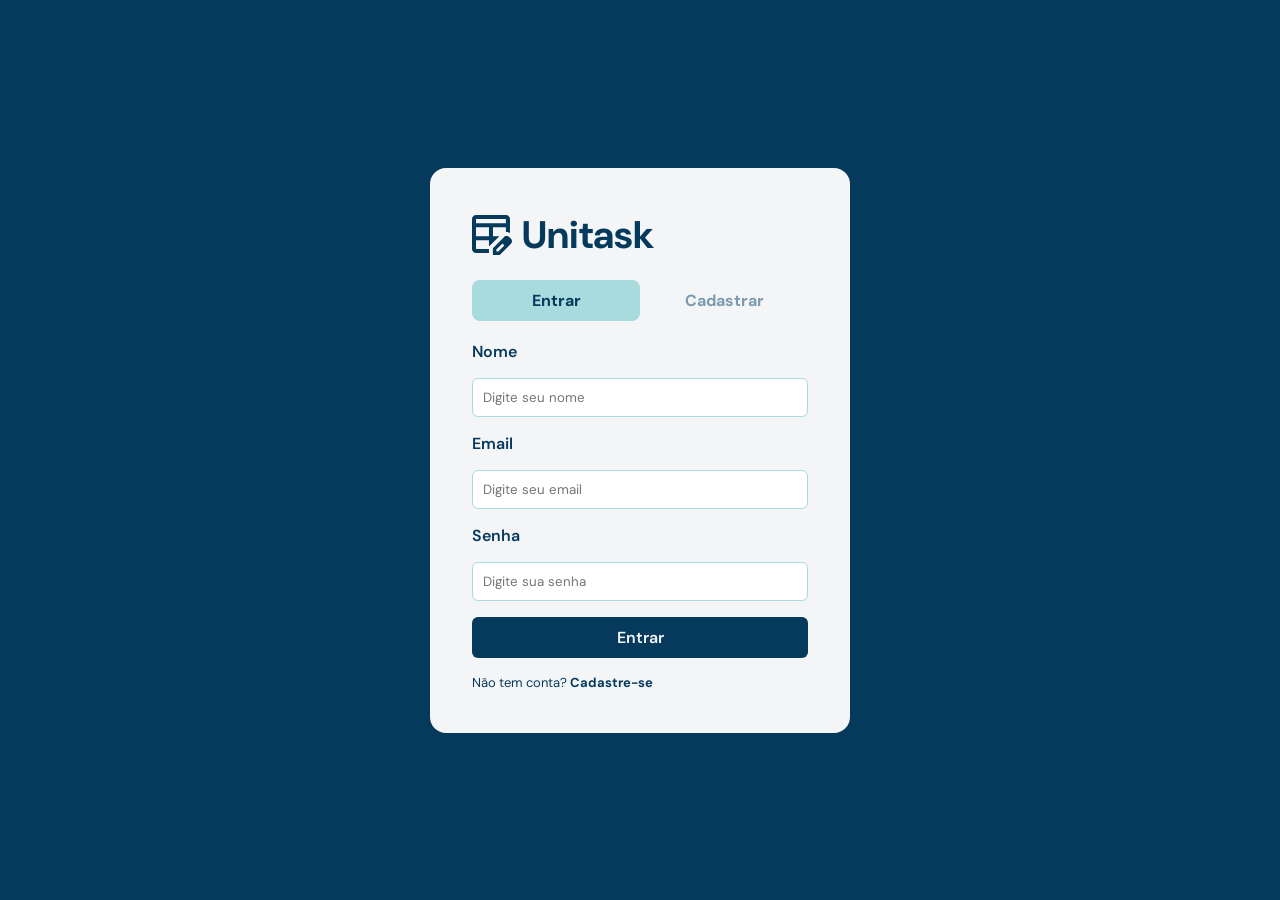
<file: index.html>
<!DOCTYPE html>
<html lang="pt-br">
<head>
    <meta charset="UTF-8">
    <meta name="viewport" content="width=device-width, initial-scale=1.0">
    <link rel="preconnect" href="https://fonts.googleapis.com">
    <link rel="preconnect" href="https://fonts.gstatic.com" crossorigin>
    <link href="https://fonts.googleapis.com/css2?family=DM+Sans:ital,opsz,wght@0,9..40,100..1000;1,9..40,100..1000&family=Poppins:ital,wght@0,100;0,200;0,300;0,400;0,500;0,600;0,700;0,800;0,900;1,100;1,200;1,300;1,400;1,500;1,600;1,700;1,800;1,900&display=swap" rel="stylesheet">
    <link rel="icon" type="image/svg+xml" href="assets/icons/logo.svg">
    <title>Unitask</title>
    <link rel="stylesheet" href="css/style.css">
</head>
<body>

    <main class="container">
        <section class="card-login">
            <div class="cabecalho">
                <img src="assets/icons/logo.svg" alt="Logo do Unitask"> 
                <h1>Unitask</h1>
            </div>

            <div class="tabs">
                <button class="tab ativo" onclick="mostrarAba('entrar')"><strong>Entrar</strong></button>
                <button class="tab" onclick="mostrarAba('cadastrar')"><strong>Cadastrar</strong></button>
            </div>

            <form id="form-login" class="form-login">
                <label for="nome">Nome</label>
                <input type="text" id="nome" placeholder="Digite seu nome" required>

                <label for="email">Email</label>
                <input type="email" id="email" placeholder="Digite seu email" required>

                <label for="senha">Senha</label>
                <input type="password" id="senha" placeholder="Digite sua senha" required>

                <button type="submit" id="btnEntrar">Entrar</button>

                <p class="text-cadastro">Não tem conta? <a onclick="mostrarAba('cadastrar')"><strong>Cadastre-se</strong></a></p>
            </form>

            <form id="form-cadastro" class="form-cadastro escondido">
                <label for="novo-nome">Nome</label>
                <input type="text" id="nome-cadastro" placeholder="Digite seu nome" required>

                <label for="curso">Curso</label>
                <input type="text" id="curso-cadastro" placeholder="Digite seu curso" required>

                <label for="novo-email">Email</label>
                <input type="email" id="email-cadastro" placeholder="Digite seu email" required>

                <label for="senha">Senha</label>
                <input type="password" id="senha-cadastro" placeholder="Digite sua senha" required>

                <button type="submit" id="btnEntrar">Cadastrar</button>

                <p class="text-login">Já tem conta? <a onclick="mostrarAba('entrar')"><strong>Fazer login</strong></a></p>
            </form>
            
        </section>
    </main>
    <script src="js/script.js"></script>

</body>
</html>
</file>
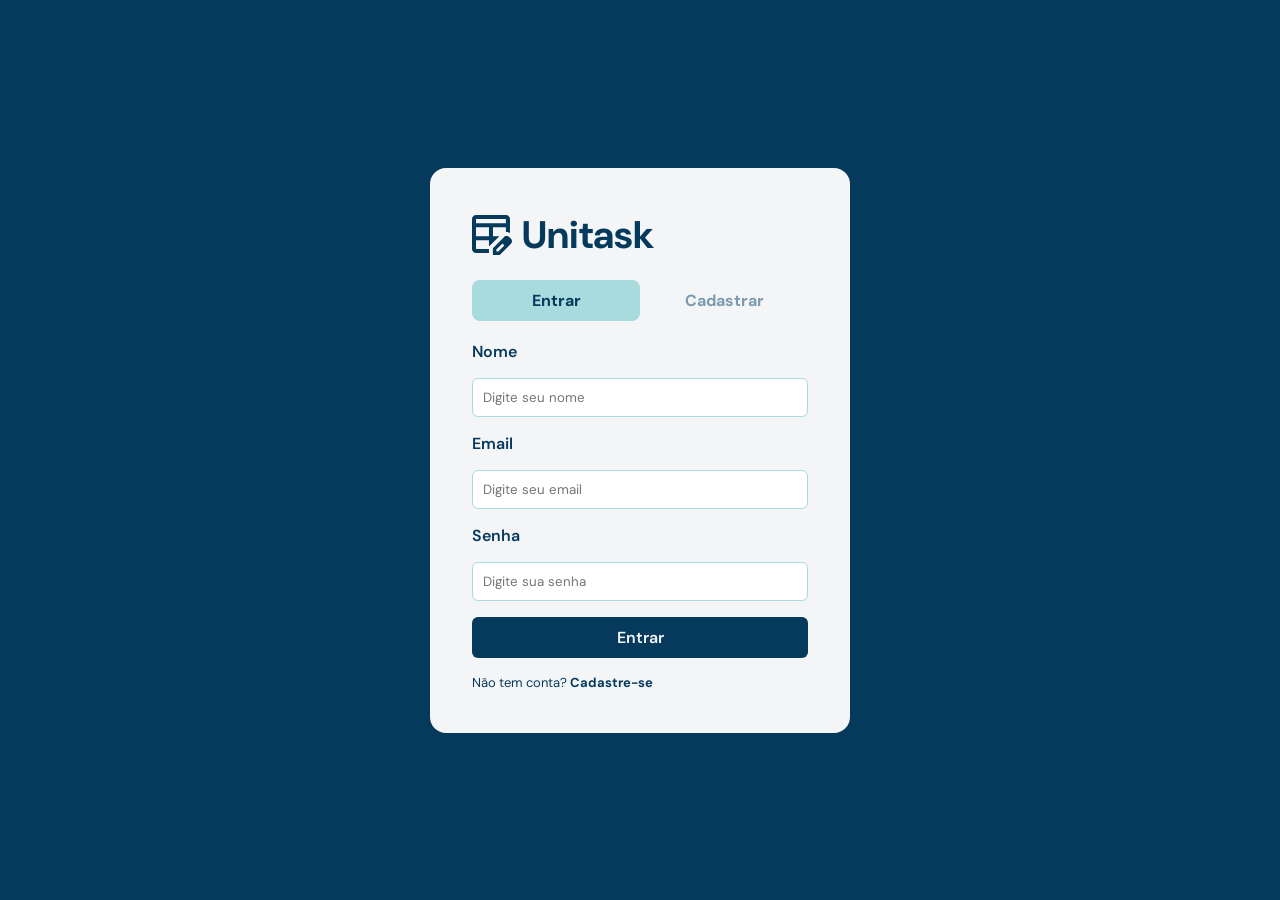
<file: view/index.html>
<!DOCTYPE html>
<html lang="pt-br">
<head>
    <meta charset="UTF-8">
    <meta name="viewport" content="width=device-width, initial-scale=1.0">
    <link rel="preconnect" href="https://fonts.googleapis.com">
    <link rel="preconnect" href="https://fonts.gstatic.com" crossorigin>
    <link href="https://fonts.googleapis.com/css2?family=DM+Sans:ital,opsz,wght@0,9..40,100..1000;1,9..40,100..1000&family=Poppins:ital,wght@0,100;0,200;0,300;0,400;0,500;0,600;0,700;0,800;0,900;1,100;1,200;1,300;1,400;1,500;1,600;1,700;1,800;1,900&display=swap" rel="stylesheet">
    <link rel="icon" type="image/svg+xml" href="../assets/icons/logo.svg">
    <title>Unitask</title>
    <link rel="stylesheet" href="../css/style.css">
</head>
<body>

    <main class="container">
        <section class="card-login">
            <div class="cabecalho">
                <img src="../assets/icons/logo.svg" alt="Logo do Unitask"> 
                <h1>Unitask</h1>
            </div>

            <div class="tabs">
                <button class="tab ativo" onclick="mostrarAba('entrar')"><strong>Entrar</strong></button>
                <button class="tab" onclick="mostrarAba('cadastrar')"><strong>Cadastrar</strong></button>
            </div>

            <form id="form-login" class="form-login">
                <label for="nome">Nome</label>
                <input type="text" id="nome" placeholder="Digite seu nome" required>

                <label for="email">Email</label>
                <input type="email" id="email" placeholder="Digite seu email" required>

                <label for="senha">Senha</label>
                <input type="password" id="senha" placeholder="Digite sua senha" required>

                <button type="submit" id="btnEntrar">Entrar</button>

                <p class="text-cadastro">Não tem conta? <a onclick="mostrarAba('cadastrar')"><strong>Cadastre-se</strong></a></p>
            </form>

            <form id="form-cadastro" class="form-cadastro escondido">
                <label for="novo-nome">Nome</label>
                <input type="text" id="nome-cadastro" placeholder="Digite seu nome" required>

                <label for="curso">Curso</label>
                <input type="text" id="curso-cadastro" placeholder="Digite seu curso" required>

                <label for="novo-email">Email</label>
                <input type="email" id="email-cadastro" placeholder="Digite seu email" required>

                <label for="senha">Senha</label>
                <input type="password" id="senha-cadastro" placeholder="Digite sua senha" required>

                <button type="submit" id="btnEntrar">Cadastrar</button>

                <p class="text-login">Já tem conta? <a onclick="mostrarAba('entrar')"><strong>Fazer login</strong></a></p>
            </form>
            
        </section>
    </main>
    <script src="../js/script.js"></script>

</body>
</html>
</file>
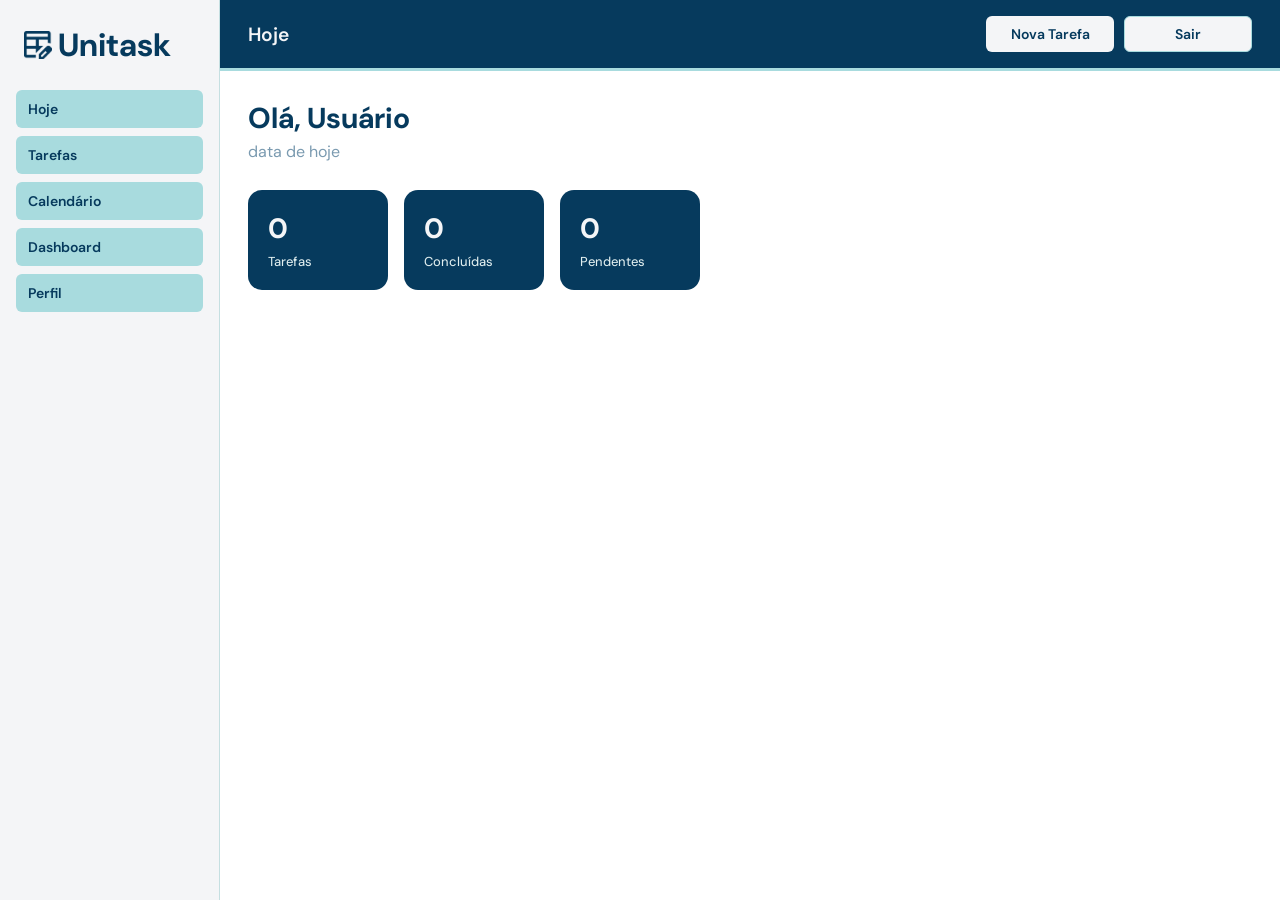
<file: home.html>
<!DOCTYPE html>
<html lang="en">
<head>
    <meta charset="UTF-8">
    <meta name="viewport" content="width=device-width, initial-scale=1.0">
    <title>Unitask | Home</title>
    <link rel="preconnect" href="https://fonts.googleapis.com">
    <link rel="preconnect" href="https://fonts.gstatic.com" crossorigin>
    <link href="https://fonts.googleapis.com/css2?family=DM+Sans:ital,opsz,wght@0,9..40,100..1000;1,9..40,100..1000&family=Poppins:ital,wght@0,100;0,200;0,300;0,400;0,500;0,600;0,700;0,800;0,900;1,100;1,200;1,300;1,400;1,500;1,600;1,700;1,800;1,900&display=swap" rel="stylesheet">
    <link rel="icon" type="image/svg+xml" href="assets/icons/logo.svg">
    <title>Unitask</title>
    <link rel="stylesheet" href="css/home.css">
</head>
<body>
  <div class="layout">

    <aside id="menu-lateral">
      <div class="menu-titulo">
        <img src="assets/icons/logo.png" alt="Unitask Logo">
        <h1>Unitask</h1>
      </div>
      <div class="menu-btn">
        <button class="btn-hoje">Hoje</button>
        <button class="btn-tarefas">Tarefas</button>
        <button class="btn-calendario">Calendário</button>
        <button class="btn-dashboard">Dashboard</button>
        <button class="btn-perfil">Perfil</button>
      </div>
    </aside>

    <main>
      <header>
        <span>Hoje</span>
        <div>
          <button id="btnNovaTarefa" class="btn-nova-tarefa">Nova Tarefa</button>
          <button id="btnSair">Sair</button>
        </div>
      </header>

      <div class="texto-principal">
        <h1>Olá, <span id="nomeUsuario">Usuário</span></h1>
        <p id="homeData">data de hoje</p>
      </div>

      <div class="container-cards">
        <div class="card">
          <span id="qtdTarefas">0</span>
          <p>Tarefas</p>
        </div>
        <div class="card">
          <span id="qtdConcluidas">0</span>
          <p>Concluídas</p>
        </div>
        <div class="card">
          <span id="qtdPendentes">0</span>
          <p>Pendentes</p>
        </div>
      </div>
    </main>

  </div>
  <script src="js/script.js"></script>
  <script src="js/home.js"></script>
</body>
</html>
</file>
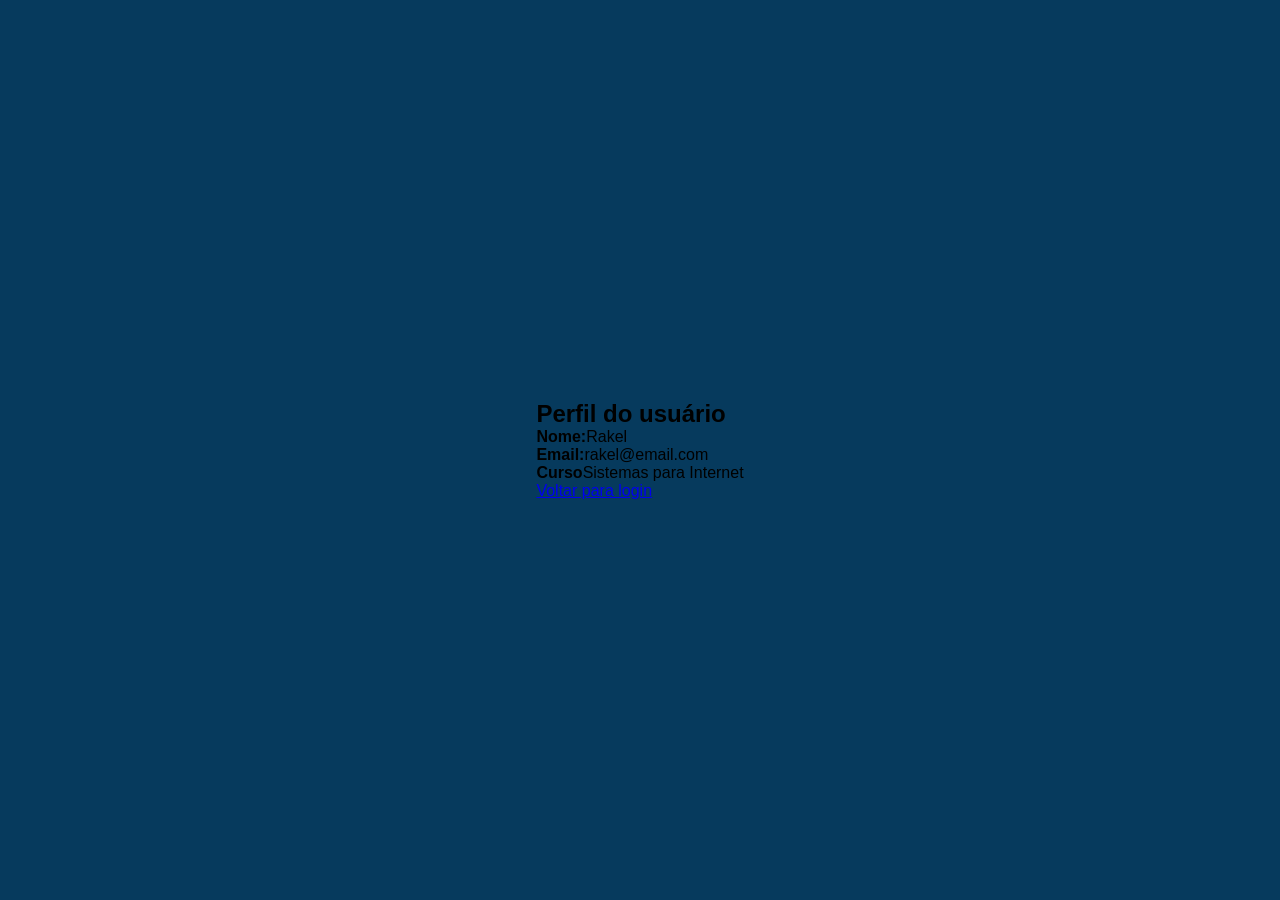
<file: perfil.html>
<!DOCTYPE html>
<html lang="pt-br">
<head>
    <meta charset="UTF-8">
    <meta name="viewport" content="width=device-width, initial-scale=1.0">
    <title>Unistas - Perfil</title>
    <link rel="stylesheet" href="css/style.css">
</head>
<body>
    <main class="container">
        <section class="card-perfil">
            <h1>Perfil do usuário</h1>

            <div class="info-usuario">
                <p><strong>Nome:</strong><span id="nome-perfil">Rakel</span></p>
                <p><strong>Email:</strong>rakel@email.com</p>
                <p><strong>Curso</strong>Sistemas para Internet</p>
            
            </div>
            <a href="index.html">Voltar para login</a>
        </section>
    </main>
    
</body>
</html>
</file>
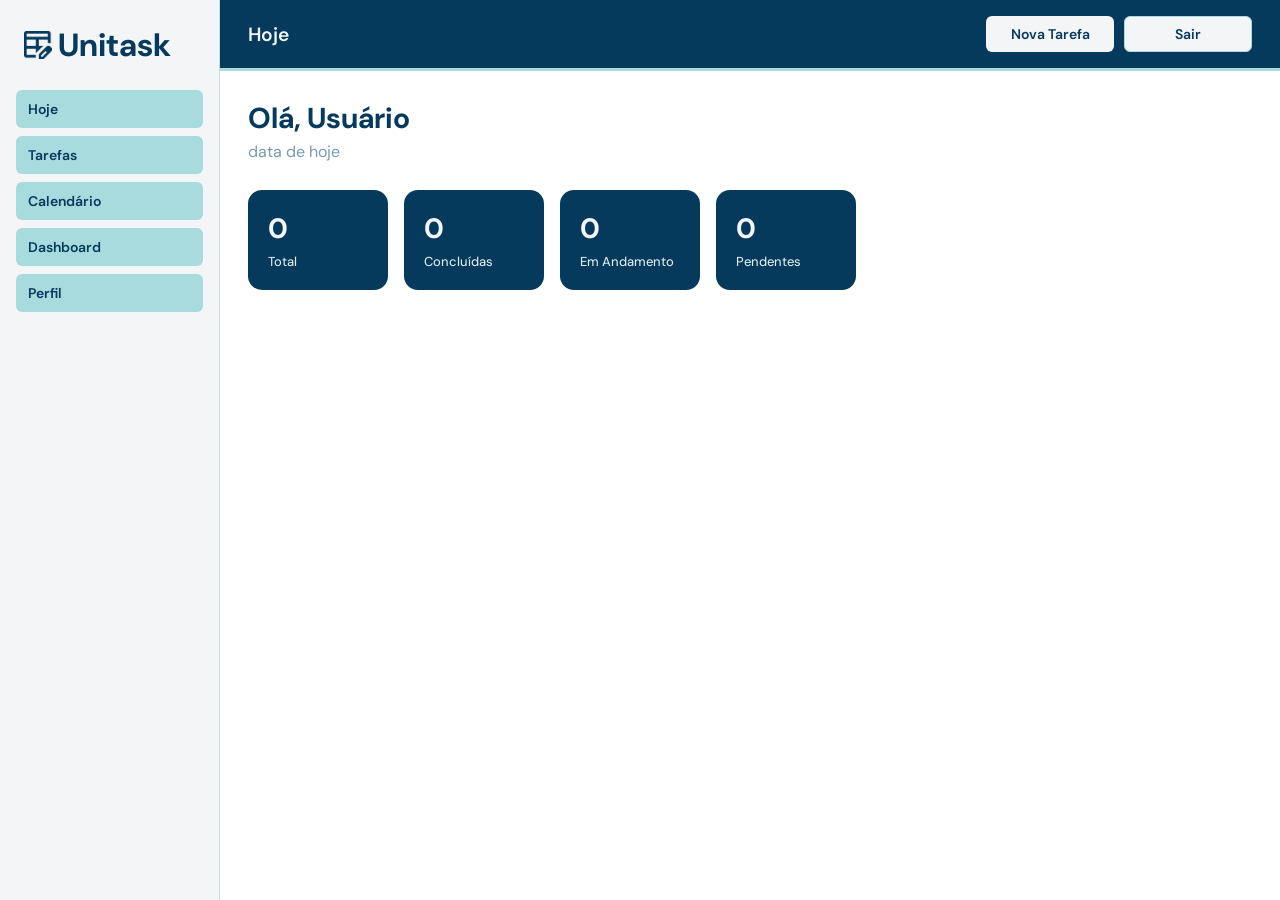
<file: view/home.html>
<!DOCTYPE html>
<html lang="en">
<head>
    <meta charset="UTF-8">
    <meta name="viewport" content="width=device-width, initial-scale=1.0">
    <title>Unitask | Home</title>
    <link rel="preconnect" href="https://fonts.googleapis.com">
    <link rel="preconnect" href="https://fonts.gstatic.com" crossorigin>
    <link href="https://fonts.googleapis.com/css2?family=DM+Sans:ital,opsz,wght@0,9..40,100..1000;1,9..40,100..1000&family=Poppins:ital,wght@0,100;0,200;0,300;0,400;0,500;0,600;0,700;0,800;0,900;1,100;1,200;1,300;1,400;1,500;1,600;1,700;1,800;1,900&display=swap" rel="stylesheet">
    <link rel="icon" type="image/svg+xml" href="../assets/icons/logo.svg">
    <title>Unitask</title>
    <link rel="stylesheet" href="../css/home.css">
</head>
<body>
  <div class="layout">

    <aside id="menu-lateral">
      <div class="menu-titulo">
        <img src="../assets/icons/logo.png" alt="Unitask Logo">
        <h1>Unitask</h1>
      </div>
      <div class="menu-btn">
        <button class="btn-hoje" id="btnHoje">Hoje</button>
        <button class="btn-tarefas" id="btnTarefas">Tarefas</button>
        <button class="btn-calendario" id="btnCalendario">Calendário</button>
        <button class="btn-dashboard" id="btnDashboard">Dashboard</button>
        <button class="btn-perfil" id="btnPerfil">Perfil</button>
      </div>
    </aside>

    <main>  
      <header>
        <span>Hoje</span>
        <div>
          <button id="btnNovaTarefa" class="btn-nova-tarefa">Nova Tarefa</button>
          <button id="btnSair">Sair</button>
        </div>
      </header>

      <div class="texto-principal">
        <h1>Olá, <span id="nomeUsuario">Usuário</span></h1>
        <p id="homeData">data de hoje</p>
      </div>

      <div class="container-cards">
        <div class="card">
          <span id="qtdTotal">0</span>
          <p>Total</p>
        </div>
        <div class="card">
          <span id="qtdConcluidas">0</span>
          <p>Concluídas</p>
        </div>
        <div class="card">
          <span id="qtdAndamento">0</span>
          <p>Em Andamento</p>
        </div>
        <div class="card">
          <span id="qtdPendentes">0</span>
          <p>Pendentes</p>
        </div>
      </div>
    </main>

  </div>
  <script src="../js/script.js"></script>
  <script src="../js/home.js"></script>
</body>
</html>
</file>
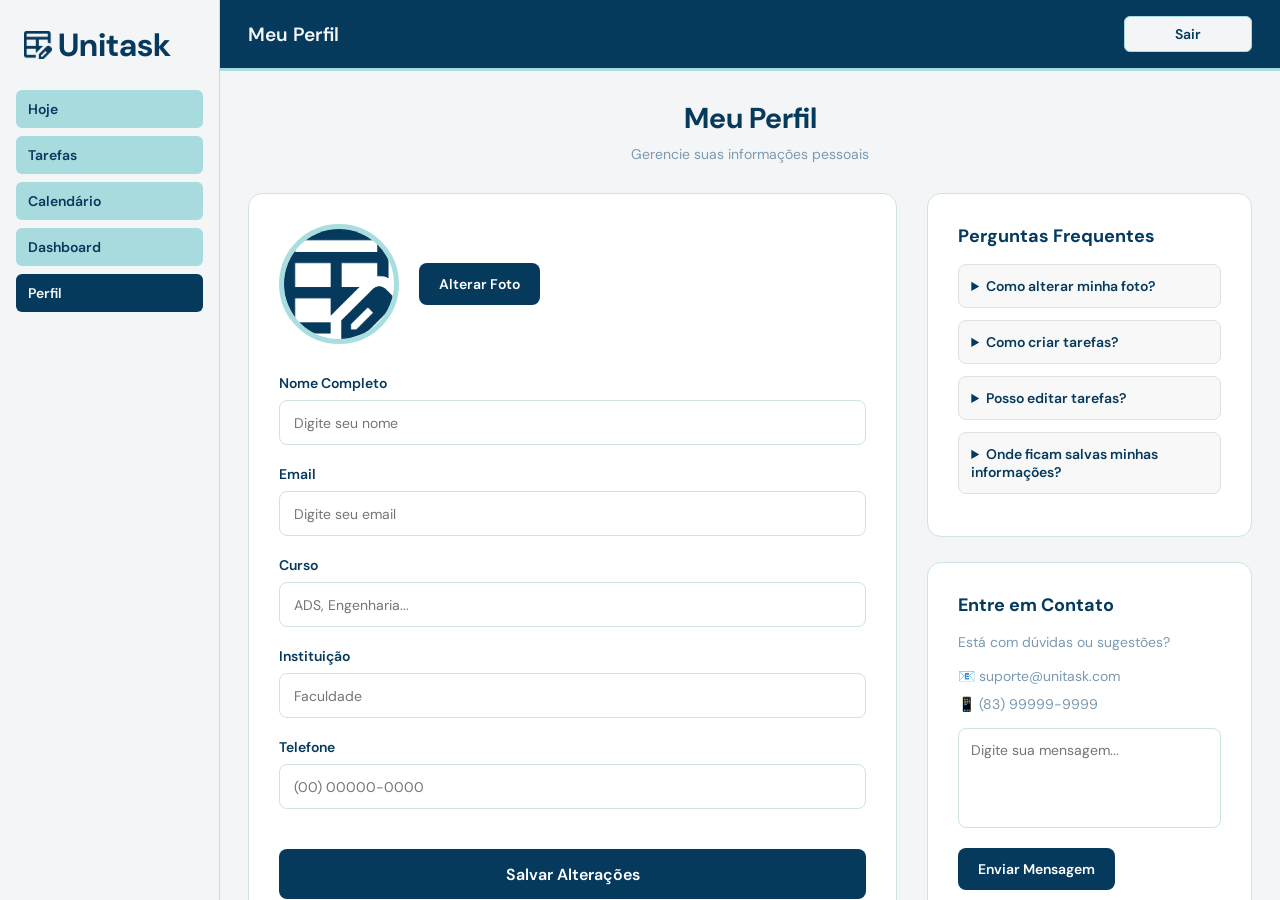
<file: view/perfil.html>
<!DOCTYPE html>
<html lang="pt-BR">
<head>
    <meta charset="UTF-8">
    <meta name="viewport" content="width=device-width, initial-scale=1.0">
    <title>Unitask | Perfil</title>
    <link rel="preconnect" href="https://fonts.googleapis.com">
    <link rel="preconnect" href="https://fonts.gstatic.com" crossorigin>
    <link href="https://fonts.googleapis.com/css2?family=DM+Sans:ital,opsz,wght@0,9..40,100..1000;1,9..40,100..1000&family=Poppins:ital,wght@0,100;0,200;0,300;0,400;0,500;0,600;0,700;0,800;0,900;1,100;1,200;1,300;1,400;1,500;1,600;1,700;1,800;1,900&display=swap" rel="stylesheet">
    <link rel="icon" type="image/svg+xml" href="../assets/icons/logo.svg">
    <link rel="stylesheet" href="../css/perfil.css">
</head>

<body>
  <div class="layout">

    <aside id="menu-lateral">
      <div class="menu-titulo">
        <img src="../assets/icons/logo.png" alt="Unitask Logo">
        <h1>Unitask</h1>
      </div>
      <div class="menu-btn">
        <button id="btnHoje">Hoje</button>
        <button id="btnTarefas">Tarefas</button>
        <button id="btnCalendario">Calendário</button>
        <button id="btnDashboard">Dashboard</button>
        <button id="btnPerfil">Perfil</button>
      </div>
    </aside>

    <main>
      <header class="topbar">
        <span>Meu Perfil</span>
        <div>
          <button id="btnSair">Sair</button>
        </div>
      </header>

      <div class="pagina-perfil">
        <section class="titulo-secao">
          <h1>Meu Perfil</h1>
          <p>Gerencie suas informações pessoais</p>
        </section>

        <section class="perfil-grid">

          <div class="card">

            <div class="foto-container">
              <img
                id="fotoPerfil"
                src="../assets/icons/logo.png"
                alt="Foto Perfil"
                class="foto-perfil"
              >

              <input
                type="file"
                id="inputFoto"
                accept="image/*"
                hidden
              >

              <button
                id="btnTrocarFoto"
                class="btn-azul"
                type="button"
              >
                Alterar Foto
              </button>
            </div>

            <form id="formPerfil">

              <div class="campo">
                <label>Nome Completo</label>
                <input
                  type="text"
                  id="nome"
                  placeholder="Digite seu nome"
                  required
                >
              </div>

              <div class="campo">
                <label>Email</label>
                <input
                  type="email"
                  id="email"
                  placeholder="Digite seu email"
                  required
                >
              </div>

              <div class="campo">
                <label>Curso</label>
                <input
                  type="text"
                  id="curso"
                  placeholder="ADS, Engenharia..."
                >
              </div>

              <div class="campo">
                <label>Instituição</label>
                <input
                  type="text"
                  id="instituicao"
                  placeholder="Faculdade"
                >
              </div>

              <div class="campo">
                <label>Telefone</label>
                <input
                  type="tel"
                  id="telefone"
                  placeholder="(00) 00000-0000"
                >
              </div>

              <button
                type="submit"
                class="btn-salvar"
              >
                Salvar Alterações
              </button>

            </form>

          </div>

          <div class="coluna-direita">

            <div class="card">
              <h2>Perguntas Frequentes</h2>

              <details>
                <summary>Como alterar minha foto?</summary>
                <p>Clique em Alterar Foto e selecione uma imagem do seu dispositivo.</p>
              </details>

              <details>
                <summary>Como criar tarefas?</summary>
                <p>Vá para Tarefas e clique em Nova Tarefa.</p>
              </details>

              <details>
                <summary>Posso editar tarefas?</summary>
                <p>Sim. Use o ícone de edição nas tarefas.</p>
              </details>

              <details>
                <summary>Onde ficam salvas minhas informações?</summary>
                <p>Todas as suas informações são salvas no navegador.</p>
              </details>

            </div>

            <div class="card">
              <h2>Entre em Contato</h2>
              <p>Está com dúvidas ou sugestões?</p>

              <div class="contato">
                <span>📧 suporte@unitask.com</span>
                <span>📱 (83) 99999-9999</span>
              </div>

              <textarea
                id="mensagem"
                placeholder="Digite sua mensagem..."
              ></textarea>

              <button id="btnEnviar" class="btn-azul">
                Enviar Mensagem
              </button>

            </div>

          </div>

        </section>
      </div>

    </main>

  </div>

  <script src="../js/perfil.js"></script>
</body>
</html>
</file>
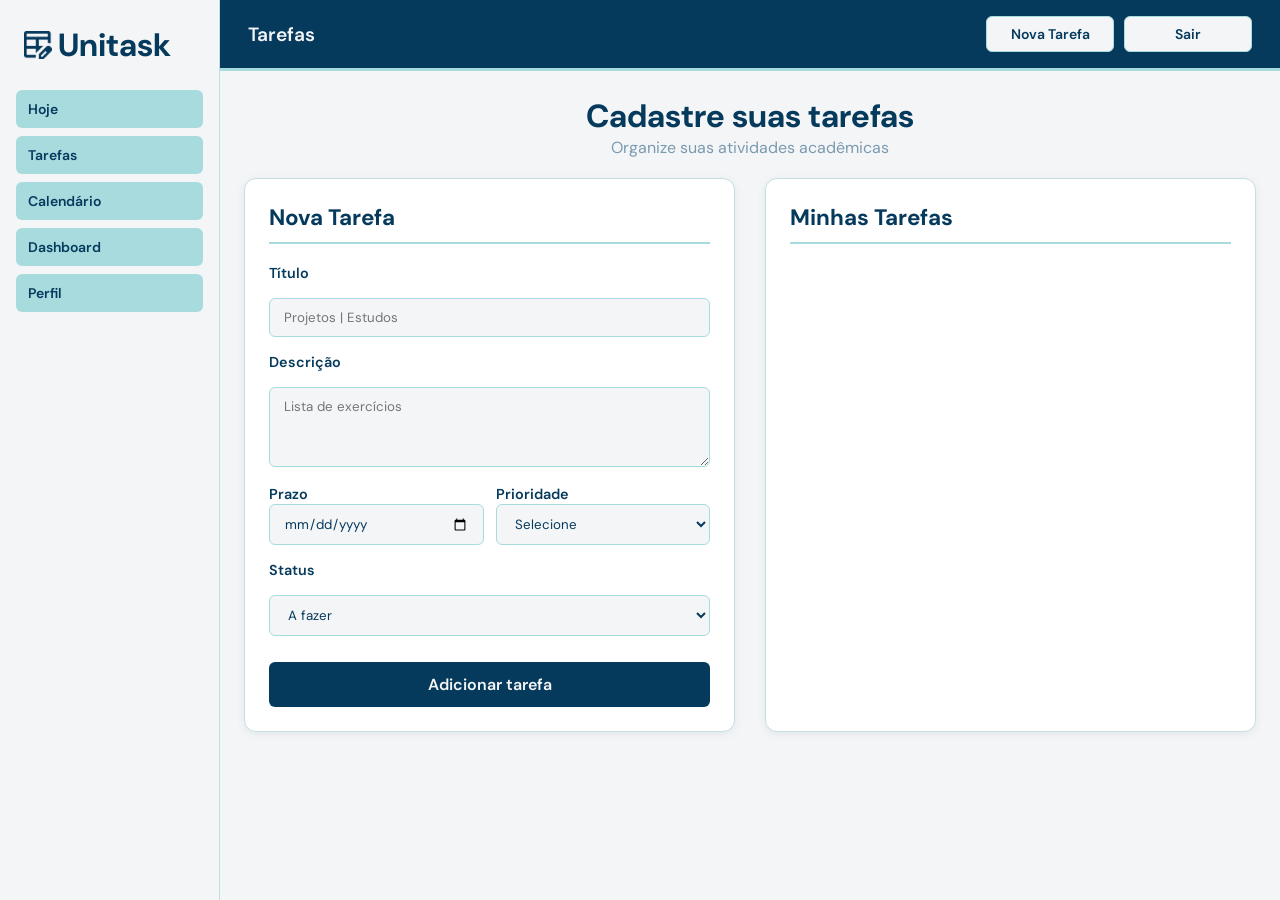
<file: view/tarefas.html>
<!DOCTYPE html>
<html lang="pt-br">
<head>
    <meta charset="UTF-8">
    <meta name="viewport" content="width=device-width, initial-scale=1.0">
    <title>UniTask | Tarefas</title>
    <link rel="preconnect" href="https://fonts.googleapis.com">
    <link rel="preconnect" href="https://fonts.gstatic.com" crossorigin>
    <link href="https://fonts.googleapis.com/css2?family=DM+Sans:ital,opsz,wght@0,9..40,100..1000;1,9..40,100..1000&family=Poppins:ital,wght@0,100;0,200;0,300;0,400;0,500;0,600;0,700;0,800;0,900;1,100;1,200;1,300;1,400;1,500;1,600;1,700;1,800;1,900&display=swap" rel="stylesheet">
    <link rel="icon" type="image/svg+xml" href="../assets/icons/logo.svg">
    <link rel="stylesheet" href="../css/tarefas.css">
</head>
<body>

    <div class="layout">

        <aside id="menu-lateral">
            <div class="menu-titulo">
                <img src="../assets/icons/logo.png" alt="Unitask Logo">
                <h1>Unitask</h1>
            </div>
            <div class="menu-btn">
                <button id="btnHoje" class="btn-hoje">Hoje</button>
                <button id="btnTarefas" class="btn-tarefas active">Tarefas</button>
                <button id="btnCalendario" class="btn-calendario">Calendário</button>
                <button id="btnDashboard" class="btn-dashboard">Dashboard</button>
                <button id="btnPerfil" class="btn-perfil">Perfil</button>
            </div>
        </aside>
        
        <main>
            <header class="topo-sistema">
                <span>Tarefas</span>
                <div>
                    <button id="btnNovaTarefa" class="btn-nova-tarefa">Nova Tarefa</button>
                    <button id="btnSair">Sair</button>
                </div>
            </header>

            <div class="conteudo-principal">
                
                <section class="introducao-pagina">
                    <h1>Cadastre suas tarefas</h1>
                    <p>Organize suas atividades acadêmicas</p>
                </section>

                <div class="grid-tarefas">
                    <section class="card-painel">
                        <h2>Nova Tarefa</h2>
                        <form id="form-tarefa">
                            <label for="titulo">Título</label>
                            <input type="text" id="titulo" placeholder="Projetos | Estudos">
                            
                            <label for="descricao">Descrição</label>
                            <textarea id="descricao" placeholder="Lista de exercícios"></textarea>

                            <div class="campos-alinhados">
                                <div>
                                    <label for="prazo">Prazo</label>
                                    <input type="date" id="prazo">
                                </div>
                                <div>
                                    <label for="prioridade">Prioridade</label>
                                    <select id="prioridade">
                                        <option value="">Selecione</option>
                                        <option value="baixa">Baixa</option>
                                        <option value="media">Média</option>
                                        <option value="alta">Alta</option>
                                    </select>
                                </div>
                            </div>

                            <label for="status">Status</label>
                            <select id="status">
                                <option value="afazer">A fazer</option>
                                <option value="andamento">Em andamento</option>
                                <option value="feito">Feito</option>
                            </select>
                            
                            <button type="submit" class="btn-enviar">Adicionar tarefa</button>
                        </form>
                    </section>

                    <section class="card-painel">
                        <h2>Minhas Tarefas</h2>
                        <ul id="lista-tarefas">
                            </ul>
                    </section>
                </div>

            </div> 
        </main>

    </div>
    <div id="modal-editar" style="display: none; position: fixed; top: 0; left: 0; width: 100%; height: 100%; background: rgba(0,0,0,0.5); z-index: 1000; align-items: center; justify-content: center; font-family: 'Poppins', sans-serif;">
        <div style="background: white; padding: 24px; border-radius: 8px; width: 90%; max-width: 400px; display: flex; flex-direction: column; gap: 12px; box-shadow: 0px 4px 10px rgba(0,0,0,0.1);">
            <h2 style="color: #063A5D; margin: 0; font-size: 1.5rem;">Editar Atividade</h2>
            
            <input type="hidden" id="editar-id">

            <label style="color: #063A5D; font-weight: 500; margin-bottom: -6px;">Título</label>
            <input type="text" id="editar-titulo" style="padding: 10px; border: 1px solid #ced4da; border-radius: 6px; font-family: inherit;">

            <label style="color: #063A5D; font-weight: 500; margin-bottom: -6px;">Descrição</label>
            <textarea id="editar-descricao" style="padding: 10px; border: 1px solid #ced4da; border-radius: 6px; font-family: inherit; height: 80px; resize: none;"></textarea>

            <label style="color: #063A5D; font-weight: 500; margin-bottom: -6px;">Status</label>
            <select id="editar-status" style="padding: 10px; border: 1px solid #ced4da; border-radius: 6px; font-family: inherit; background: white;">
                <option value="afazer">A fazer</option>
                <option value="andamento">Em andamento</option>
                <option value="feito">Feito</option>
            </select>

            <div style="display: flex; gap: 12px; margin-top: 12px;">
                <button id="btn-salvar-edicao" style="flex: 1; padding: 12px; background: #063A5D; color: white; border: none; border-radius: 6px; cursor: pointer; font-weight: 600; font-family: inherit;">Salvar</button>
                <button id="btn-fechar-modal" style="flex: 1; padding: 12px; background: #e2e8f0; color: #4a7a8a; border: none; border-radius: 6px; cursor: pointer; font-weight: 600; font-family: inherit;">Cancelar</button>
            </div>
        </div>
    </div>

    <script src="../js/script.js"></script>
    <script src="../js/tarefas.js"></script>
</body>
</html>
</file>
<file: css/style.css>
* {
    margin: 0;
    padding: 0;
    box-sizing: border-box;
    font-family: DM Sans, sans-serif;
}

body {
  display: flex;
  align-items: center;
  justify-content: center;
  min-height: 100vh;
  background: #063A5D;
}

main {
  display: flex;
  align-items: center;
  justify-content: center;
  min-height: 100vh;
}

.card-login {
  background: #F4F5F7;
  border-radius: 16px;
  padding: 42px;
  width: 420px;
  display: flex;
  flex-direction: column;
  gap: 20px;
}

.cabecalho {
  display: flex;
  align-items: center;
  gap: 10px;
  h1 {
    font-size: 2.4rem;
    color: #063A5D;
  }
}

.cabecalho img {
  width: 40px;
}

.tabs {
    display: flex;
}

.tab {
  flex: 1;
  padding: 10px;
  border: none;
  border-radius: 8px;
  cursor: pointer;
  background: transparent;
  color: #7a9ab0;
  font-size: medium;
  transition: 0.2s;
}

.tab.ativo {
  background: #A8DBDE;
  color: #063A5D;
  font-weight: 700;
}

.form-login {
    display: flex;
    flex-direction: column;
    gap: 1rem;
}

.form-login label {
    font-size: medium;
    color: #063A5D;
    font-weight: 600;
}

.form-login input {
    padding: 10px;
    border: 1px solid #A8DBDE;
    border-radius: 6px;
    outline: none;
    transition: 0.2s;
}

.form-login input:focus {
    border-color: #063A5D;
}

.form-login p {
    font-size: small;
    color: #063A5D;
    cursor: pointer;
}

.form-login button {
    padding: 10px;
    border: none;
    border-radius: 6px;
    background: #063A5D;
    color: #F4F5F7;
    cursor: pointer;
    font-size: medium;
    font-weight: 600;
    transition: 0.2s;
}

.form-login button:hover {
    background: #0a5080;
}

.form-login button a, .form-cadastro button a {
    color: #F4F5F7;
    text-decoration: none;
}

#form-cadastro {
    display: flex;
    flex-direction: column;
    gap: 1rem;
}

#form-cadastro label {
    font-size: medium;
    color: #063A5D;
    font-weight: 600;
}

#form-cadastro input {
    padding: 10px;
    border: 1px solid #A8DBDE;
    border-radius: 6px;
    outline: none;
    transition: 0.2s;
}

#form-cadastro input:focus {
    border-color: #063A5D;
}

#form-cadastro p {
    font-size: small;
    color: #063A5D;
    cursor: pointer;
}

#form-cadastro button {
    padding: 10px;
    border: none;
    border-radius: 6px;
    background: #063A5D;
    color: #F4F5F7;
    cursor: pointer;
    font-size: medium;
    font-weight: 600;
    text-decoration: none;
    transition: 0.2s;
}

#form-cadastro button:hover {
    background: #0a5080;
}

.escondido {
  display: none !important;
}
</file>
<file: css/home.css>
* {
    margin: 0;
    padding: 0;
    box-sizing: border-box;
    font-family: DM Sans, sans-serif;
}

.layout {
    display: flex;
    height: 100vh;
}

aside {
    width: 220px;
    background-color: #F4F5F7;
    border-right: 1px solid #c5dfe1;
    display: flex;
    flex-direction: column;
    padding: 24px 16px;
    gap: 24px;
    flex-shrink: 0;
}

.menu-titulo {
    display: flex;
    align-items: center;
    gap: 6px;
    text-align: left;
    padding: 0 8px;
}

.menu-titulo h1 {
    font-size: 2rem;
    color: #063A5D;
}

aside img {
    width: 28px;
}

.menu-btn {
    display: flex;
    flex-direction: column;
    gap: 8px;
}

.menu-btn button {
    text-align: left;
    padding: 10px 12px;
    border-radius: 6px;
    cursor: pointer;
    font-size: 14px;
    font-weight: 600;
    width: 100%;
    background-color: #A8DBDE;
    color: #063A5D;
    border: none;
    transition: 0.2s;
}

.menu-btn button:hover {
    background-color: #063A5D;
    color: #F4F5F7;
}

main {
    flex: 1;
    display: flex;
    flex-direction: column;
    overflow-y: auto;
}

header {
    display: flex;
    align-items: center;
    justify-content: space-between;
    padding: 16px 28px;
    background-color: #063A5D;
    border-bottom: 3px solid #A8DBDE;
}

header span {
    font-size: 1.2rem;
    font-weight: 600;
    color: #F4F5F7;
}

header div {
    display: flex;
    gap: 10px;
}

header button {
    padding: 8px 16px;
    border-radius: 6px;
    border: 1px solid #A8DBDE;
    cursor: pointer;
    font-size: 14px;
    font-weight: 600;
    color: #063A5D;
    width: 8rem;
    background-color: #F4F5F7;
    transition: 0.2s;
}

header button:hover {
    background-color: #e0eeef;
}

.btn-nova-tarefa {
    background-color: #F4F5F7;
    color: #063A5D;
    border: none;
}

.btn-nova-tarefa:hover {
    background-color: #8ecdd1 !important;
}

.texto-principal {
  padding: 28px;
}

.texto-principal h1 {
  font-size: 1.8rem;
  color: #063A5D;
}

.texto-principal p {
  color: #7a9ab0;
  margin-top: 4px;
}

.container-cards {
  display: flex;
  gap: 16px;
  padding: 0 28px;
}

.card {
  background-color: #063A5D;
  border-radius: 14px;
  padding: 20px;
  min-width: 140px;
}

.card span {
  font-size: 28px;
  font-weight: bold;
  color: #F4F5F7;
  display: block;
}

.card p {
  color: #e0eeef;
  font-size: 13px;
  font-weight: 450;
  margin-top: 6px;
}
</file>
<file: css/perfil.css>
* {
    margin: 0;
    padding: 0;
    box-sizing: border-box;
    font-family: DM Sans, sans-serif;
}

body {
    background-color: #F4F5F7;
}

.layout {
    display: flex;
    height: 100vh;
}

/* SIDEBAR */
#menu-lateral {
    width: 220px;
    background-color: #F4F5F7;
    border-right: 1px solid #c5dfe1;
    display: flex;
    flex-direction: column;
    padding: 24px 16px;
    gap: 24px;
    flex-shrink: 0;
}

.menu-titulo {
    display: flex;
    align-items: center;
    gap: 6px;
    text-align: left;
    padding: 0 8px;
}

.menu-titulo h1 {
    font-size: 2rem;
    color: #063A5D;
}

.menu-titulo img {
    width: 28px;
}

.menu-btn {
    display: flex;
    flex-direction: column;
    gap: 8px;
}

.menu-btn button {
    text-align: left;
    padding: 10px 12px;
    border-radius: 6px;
    cursor: pointer;
    font-size: 14px;
    font-weight: 600;
    width: 100%;
    background-color: #A8DBDE;
    color: #063A5D;
    border: none;
    transition: 0.2s;
}

.menu-btn button:hover {
    background-color: #063A5D;
    color: #F4F5F7;
}

#btnPerfil {
    background-color: #063A5D;
    color: #F4F5F7;
}

/* MAIN CONTENT */
main {
    flex: 1;
    display: flex;
    flex-direction: column;
    overflow-y: auto;
}

.topbar {
    display: flex;
    align-items: center;
    justify-content: space-between;
    padding: 16px 28px;
    background-color: #063A5D;
    border-bottom: 3px solid #A8DBDE;
}

.topbar span {
    font-size: 1.2rem;
    font-weight: 600;
    color: #F4F5F7;
}

.topbar div {
    display: flex;
    gap: 10px;
}

.topbar button {
    padding: 8px 16px;
    border-radius: 6px;
    border: 1px solid #A8DBDE;
    cursor: pointer;
    font-size: 14px;
    font-weight: 600;
    color: #063A5D;
    width: 8rem;
    background-color: #F4F5F7;
    transition: 0.2s;
}

.topbar button:hover {
    background-color: #e0eeef;
}

.pagina-perfil {
    padding: 28px;
    flex: 1;
    overflow-y: auto;
}

.titulo-secao {
    text-align: center;
    margin-bottom: 30px;
}

.titulo-secao h1 {
    font-size: 1.8rem;
    color: #063A5D;
    margin-bottom: 8px;
}

.titulo-secao p {
    color: #7a9ab0;
    font-size: 14px;
}

.perfil-grid {
    display: grid;
    grid-template-columns: 2fr 1fr;
    gap: 30px;
    margin-bottom: 40px;
}

.card {
    background: #ffffff;
    border: 1px solid #cce4e4;
    border-radius: 14px;
    padding: 30px;
}

.coluna-direita {
    display: flex;
    flex-direction: column;
    gap: 25px;
}

.foto-container {
    display: flex;
    align-items: center;
    gap: 20px;
    margin-bottom: 30px;
}

.foto-perfil {
    width: 120px;
    height: 120px;
    border-radius: 50%;
    border: 5px solid #A9DEE0;
    background: white;
    object-fit: cover;
    flex-shrink: 0;
}

.campo {
    margin-bottom: 20px;
}

.campo label {
    display: block;
    margin-bottom: 8px;
    color: #063A5D;
    font-weight: 600;
    font-size: 14px;
}

.campo input {
    width: 100%;
    height: 45px;
    padding: 0 14px;
    border: 1px solid #cce4e4;
    border-radius: 8px;
    font-size: 14px;
    transition: 0.2s;
}

.campo input:focus {
    outline: none;
    border-color: #A8DBDE;
}

.btn-azul {
    background: #063A5D;
    color: white;
    border: none;
    border-radius: 8px;
    cursor: pointer;
    padding: 12px 20px;
    font-size: 14px;
    font-weight: 600;
    transition: 0.2s;
}

.btn-azul:hover {
    background: #0a5080;
}

.btn-salvar {
    background: #063A5D;
    color: white;
    border: none;
    border-radius: 8px;
    cursor: pointer;
    width: 100%;
    height: 50px;
    margin-top: 20px;
    font-size: 16px;
    font-weight: 600;
    transition: 0.2s;
}

.btn-salvar:hover {
    background: #0a5080;
}

.card h2 {
    font-size: 18px;
    color: #063A5D;
    margin-bottom: 16px;
}

.card p {
    color: #7a9ab0;
    font-size: 14px;
    margin-bottom: 16px;
}

details {
    background: #f8f8f8;
    border: 1px solid #e0e0e0;
    border-radius: 8px;
    padding: 12px;
    margin-bottom: 12px;
}

details summary {
    cursor: pointer;
    font-weight: 600;
    color: #063A5D;
    font-size: 14px;
    transition: 0.2s;
}

details summary:hover {
    color: #A8DBDE;
}

details p {
    margin-top: 10px;
    color: #7a9ab0;
    font-size: 13px;
}

.contato {
    margin: 15px 0;
    display: flex;
    flex-direction: column;
    gap: 10px;
}

.contato span {
    color: #7a9ab0;
    font-size: 14px;
}

textarea {
    width: 100%;
    height: 100px;
    resize: none;
    border: 1px solid #cce4e4;
    border-radius: 8px;
    padding: 12px;
    margin-bottom: 15px;
    font-family: DM Sans, sans-serif;
    font-size: 14px;
    transition: 0.2s;
}

textarea:focus {
    outline: none;
    border-color: #A8DBDE;
}

@media (max-width: 1100px) {
    .perfil-grid {
        grid-template-columns: 1fr;
    }

    .foto-container {
        flex-direction: column;
        justify-content: center;
    }
}

@media (max-width: 768px) {
    #menu-lateral {
        display: none;
    }

    .pagina-perfil {
        padding: 16px;
    }

    .card {
        padding: 20px;
    }

    .titulo-secao h1 {
        font-size: 1.5rem;
    }
}
</file>
<file: css/tarefas.css>
* {
    margin: 0;
    padding: 0;
    box-sizing: border-box;
    font-family: DM Sans, sans-serif;
}

body {
    background-color: #F4F5F7;
    color: #063A5D;
    min-height: 100vh;
}

.layout {
    display: flex;
    height: 100vh;
    overflow: hidden;
}

aside {
    width: 220px;
    background-color: #F4F5F7;
    border-right: 1px solid #c5dfe1;
    display: flex;
    flex-direction: column;
    padding: 24px 16px;
    gap: 24px;
    flex-shrink: 0;
}

.menu-titulo {
    display: flex;
    align-items: center;
    gap: 6px;
    padding: 0 8px;
}

.menu-titulo h1 {
    font-size: 2rem;
    color: #063A5D;
}

aside img {
    width: 28px;
}

.menu-btn {
    display: flex;
    flex-direction: column;
    gap: 8px;
}

.menu-btn button {
    text-align: left;
    padding: 10px 12px;
    border-radius: 6px;
    cursor: pointer;
    font-size: 14px;
    font-weight: 600;
    width: 100%;
    background-color: #A8DBDE;
    color: #063A5D;
    border: none;
    transition: 0.2s;
}

.menu-btn button:hover {
    background-color: #063A5D;
    color: #F4F5F7;
}

main {
    flex: 1;
    display: flex;
    flex-direction: column;
    overflow-y: auto;
    min-width: 0;
}

.topo-sistema {
    width: 100%;
    display: flex;
    align-items: center;
    justify-content: space-between;
    padding: 16px 28px;
    background-color: #063A5D;
    border-bottom: 3px solid #A8DBDE;
}

.topo-sistema span {
    font-size: 1.2rem;
    font-weight: 600;
    color: #F4F5F7;
}

.topo-sistema div {
    display: flex;
    gap: 10px;
}

.topo-sistema button {
    padding: 8px 16px;
    border-radius: 6px;
    border: 1px solid #A8DBDE;
    cursor: pointer;
    font-size: 14px;
    font-weight: 600;
    width: 8rem;
    background-color: #F4F5F7;
    color: #063A5D;
    transition: 0.2s;
}

.topo-sistema button:hover {
    background-color: #e0eeef;
}

.btn-nova-tarefa {
    background-color: #A8DBDE;
    color: #063A5D;
    border: none;
}

.btn-nova-tarefa:hover {
    background-color: #8ecdd1 !important;
}

.conteudo-principal {
    padding: 24px;
    background-color: #F4F5F7;
}

.introducao-pagina {
    margin-bottom: 20px;
    text-align: center;
}

.introducao-pagina h1 {
    font-size: 2rem;
    color: #063A5D;
}

.introducao-pagina p {
    color: #7a9ab0;
}

.grid-tarefas {
    display: grid;
    grid-template-columns: 1fr 1fr;
    gap: 30px;
}

.card-painel {
    background-color: #ffffff;
    border: 1px solid #c5dfe1;
    border-radius: 12px;
    padding: 24px;
    box-shadow: 0 2px 8px rgba(6, 58, 93, 0.08);
    color: #063A5D;
}

.card-painel h2 {
    font-size: 1.4rem;
    color: #063A5D;
    margin-bottom: 20px;
    border-bottom: 2px solid #A8DBDE;
    padding-bottom: 10px;
}

#form-tarefa {
    display: flex;
    flex-direction: column;
    gap: 16px;
}

label {
    font-size: 0.9rem;
    font-weight: 600;
    color: #063A5D;
}

input,
textarea,
select {
    width: 100%;
    padding: 10px 14px;
    background-color: #F4F5F7;
    border: 1px solid #A8DBDE;
    border-radius: 6px;
    color: #063A5D;
    outline: none;
    transition: 0.2s;
}

input:focus,
textarea:focus,
select:focus {
    border-color: #063A5D;
    background-color: #ffffff;
}

textarea {
    min-height: 80px;
    resize: vertical;
}

.campos-alinhados {
    display: flex;
    gap: 12px;
}

.campos-alinhados > div {
    flex: 1;
}

button[type="submit"] {
    background-color: #063A5D;
    color: #F4F5F7;
    border: none;
    padding: 12px;
    border-radius: 6px;
    font-size: 1rem;
    font-weight: 600;
    cursor: pointer;
    transition: 0.2s;
    margin-top: 10px;
}

button[type="submit"]:hover {
    background-color: #0a5080;
}

#lista-tarefas {
    list-style: none;
    display: flex;
    flex-direction: column;
    gap: 12px;
}

.task-item {
    background-color: #F4F5F7;
    padding: 14px;
    border-radius: 8px;
    display: flex;
    justify-content: space-between;
    align-items: center;
    border-left: 4px solid #A8DBDE;
    color: #063A5D;
    transition: 0.2s;
}

.task-item:hover {
    border-left-color: #063A5D;
    background-color: #e8f4f5;
}
</file>
